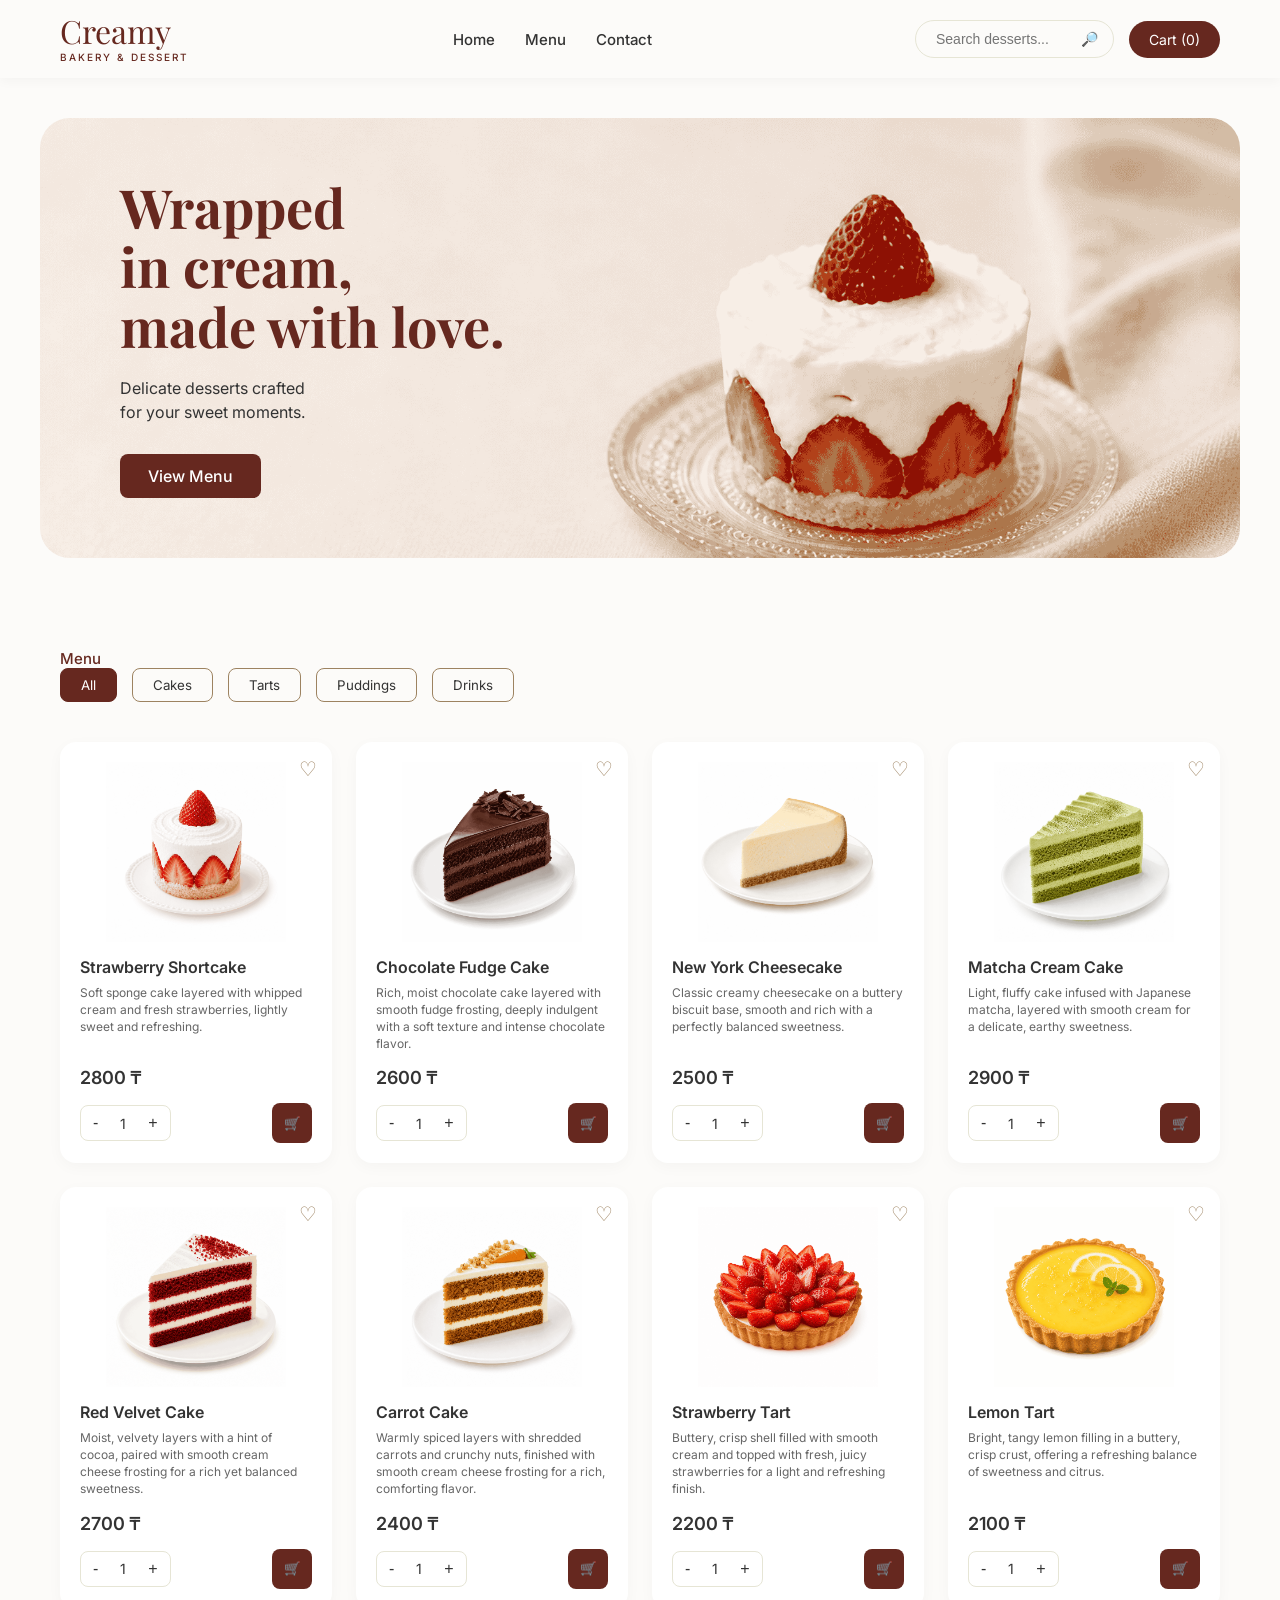
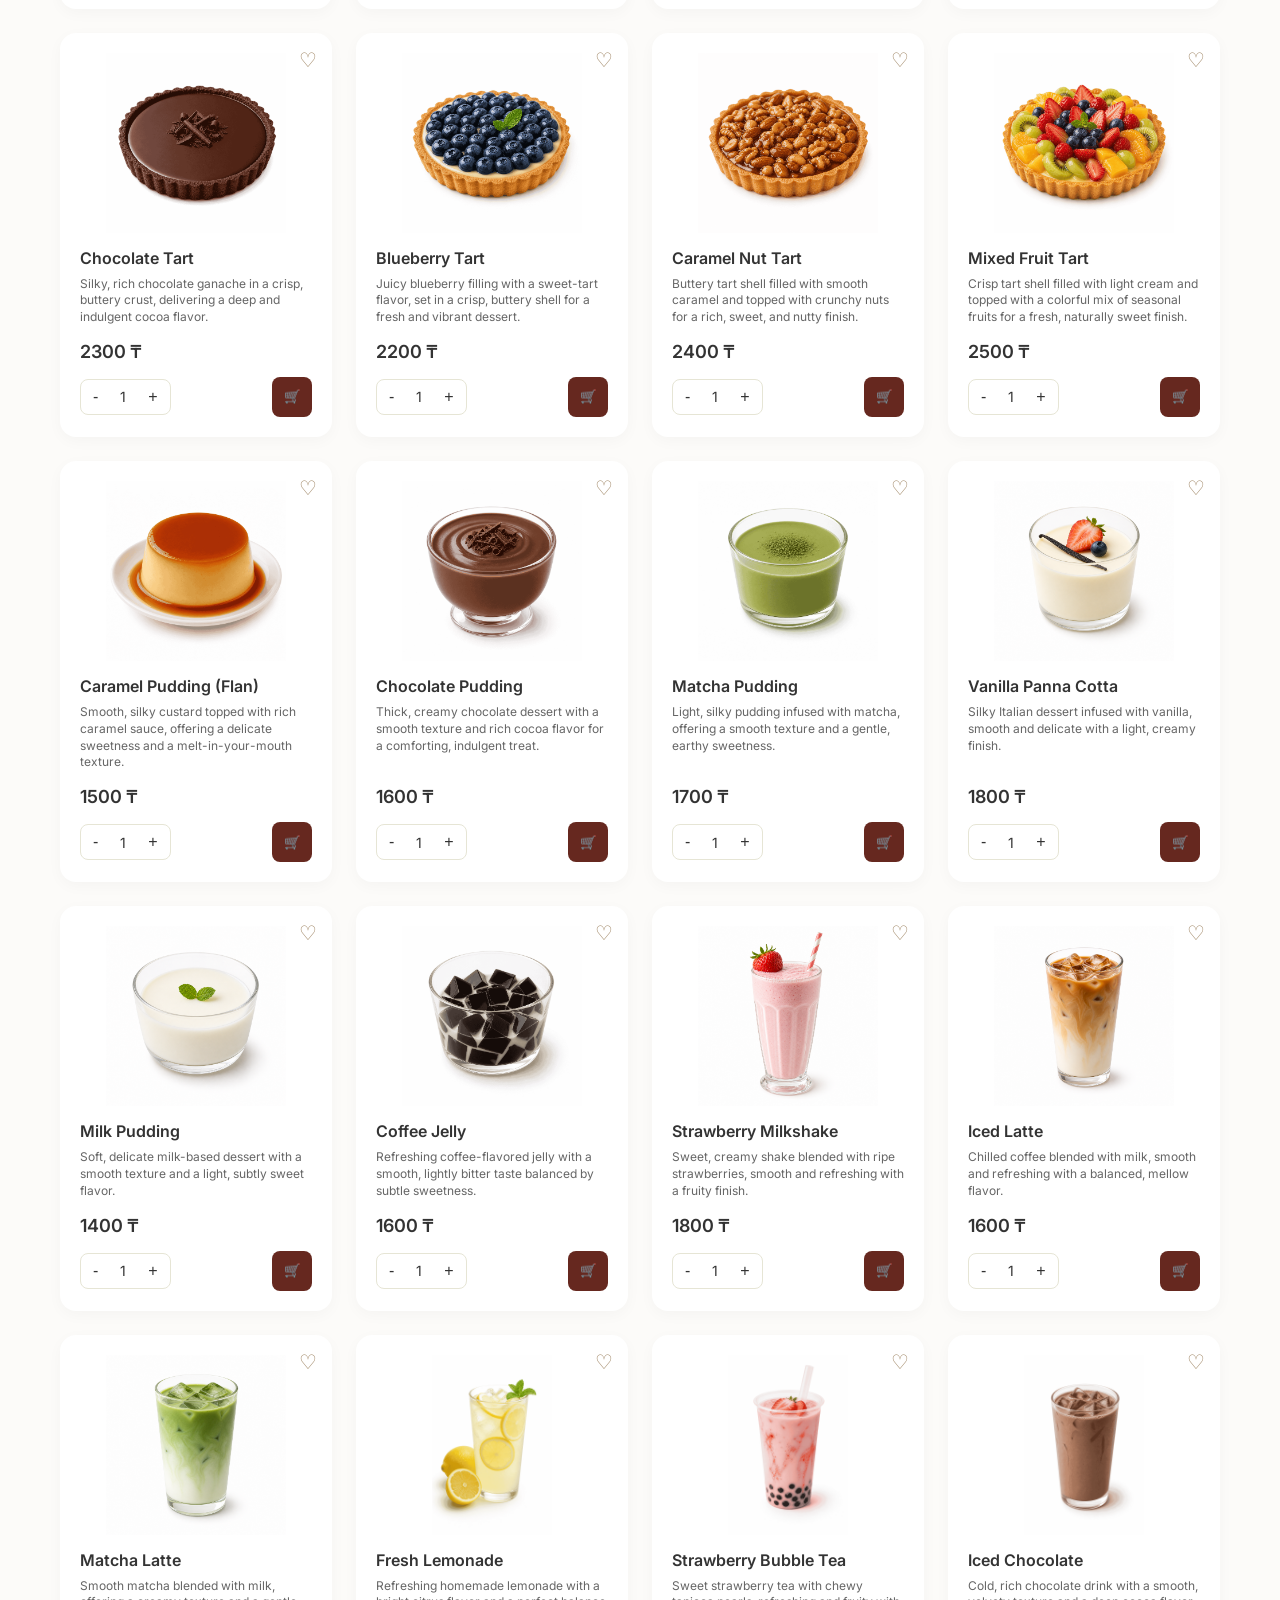
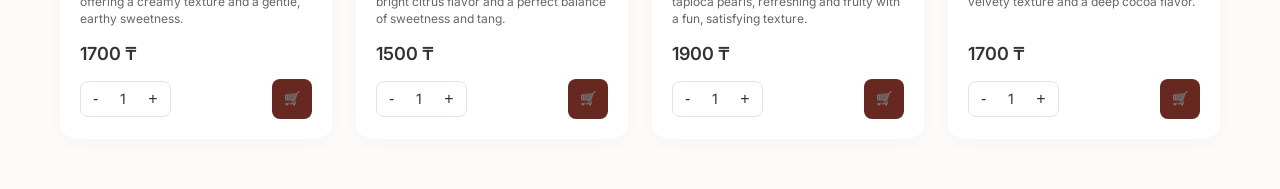
<file: index.html>
<!DOCTYPE html>
<html lang="en">
<head>
    <meta charset="UTF-8">
    <meta name="viewport" content="width=device-width, initial-scale=1.0">
    <title>Creamy | Bakery & Dessert</title>
    <link rel="stylesheet" href="style.css">
    <!-- Подключаем иконки (например, FontAwesome) или используем эмодзи для простоты -->
</head>
<body>

    <header class="main-header">
        <div class="container header-container">
            
            <!-- Логотип -->
            <a href="#" class="logo">
                <span class="logo-title">Creamy</span>
                <span class="logo-subtitle">BAKERY & DESSERT</span>
            </a>

            <!-- Навигация -->
            <nav class="main-nav">
                <ul class="nav-list">
    <li><a href="#home" class="nav-link">Home</a></li>
    <li><a href="#menu" class="nav-link">Menu</a></li>
    <li><a href="#" class="nav-link" id="contact-link">Contact</a></li>
</ul>
            </nav>

            <!-- Пользовательский блок (Поиск и Корзина) -->
            <div class="user-actions">
                <div class="search-box">
                    <input type="text" placeholder="Search desserts..." class="search-input">
                    <button class="search-btn">🔎</button>
                </div>
                
                <!-- Было <button class="cart-btn"> -->
<a href="cart.html" class="cart-btn" style="text-decoration: none; display: flex; align-items: center;">
    🛒 Cart (0)
</a>

                <!-- Кнопка-гамбургер для мобильной версии -->
                <button class="mobile-menu-btn">☰</button>
            </div>

        </div>
    </header>









    <!-- Основной контент страницы -->
    <main>
        
        <!-- Главный баннер (Hero Section) -->
<!-- Главный баннер (Hero Section) -->
<section id="home" class="hero">
    <!-- Внутри все остается как было -->
    <!-- Добавляем специальный класс для нового фона -->
    <div class="container hero-container bg-fabric">
        <div class="hero-content">
            <h1 class="hero-title">Wrapped<br>in cream,<br>made with love.</h1>
            <p class="hero-subtitle">Delicate desserts crafted<br>for your sweet moments.</p>
            <a href="#menu" class="btn-primary">View Menu</a>
        </div>
    </div>
</section>

        <!-- Секция меню (Каталог) -->
        <section id="menu" class="menu-section container">
            <a href="#menu" class="nav-link active">Menu</a>

          <!-- Фильтры категорий -->
<div class="category-filters">
    <button class="filter-btn active" data-filter="all">All</button>
    <button class="filter-btn" data-filter="cakes">Cakes</button>
    <button class="filter-btn" data-filter="tarts">Tarts</button>
    <button class="filter-btn" data-filter="puddings">Puddings</button>
    <button class="filter-btn" data-filter="drinks">Drinks</button>
</div>

        <div class="product-grid">

    <!-- ================= CAKES ================= -->
    <div class="product-card" data-category="cakes">
        <button class="heart-btn">♡</button>
        <img src="strawberry-shortcake.png" alt="Strawberry Shortcake" class="product-img">
        <div class="product-info">
            <h3 class="product-title">Strawberry Shortcake</h3>
            <p class="product-desc">Soft sponge cake layered with whipped cream and fresh strawberries, lightly sweet and refreshing.</p>
            <div class="product-price">2800 ₸</div>
            <div class="card-actions">
                <div class="quantity-control">
                    <button class="qty-btn minus">-</button>
                    <span class="qty">1</span>
                    <button class="qty-btn plus">+</button>
                </div>
                <button class="add-to-cart-btn" data-name="Strawberry Shortcake" data-price="2800">🛒</button>
            </div>
        </div>
    </div>

    <div class="product-card" data-category="cakes">
        <button class="heart-btn">♡</button>
        <img src= "chocolate-fudge-cake.png" alt="Chocolate Fudge Cake" class="product-img">
        <div class="product-info">
            <h3 class="product-title">Chocolate Fudge Cake</h3>
            <p class="product-desc">Rich, moist chocolate cake layered with smooth fudge frosting, deeply indulgent with a soft texture and intense chocolate flavor.</p>
            <div class="product-price">2600 ₸</div>
            <div class="card-actions">
                <div class="quantity-control">
                    <button class="qty-btn minus">-</button>
                    <span class="qty">1</span>
                    <button class="qty-btn plus">+</button>
                </div>
                <button class="add-to-cart-btn" data-name="Chocolate Fudge Cake" data-price="2600">🛒</button>
            </div>
        </div>
    </div>

    <div class="product-card" data-category="cakes">
        <button class="heart-btn">♡</button>
        <img src="ny-cheesecake.png" alt="New York Cheesecake" class="product-img">
        <div class="product-info">
            <h3 class="product-title">New York Cheesecake</h3>
            <p class="product-desc">Classic creamy cheesecake on a buttery biscuit base, smooth and rich with a perfectly balanced sweetness.</p>
            <div class="product-price">2500 ₸</div>
            <div class="card-actions">
                <div class="quantity-control">
                    <button class="qty-btn minus">-</button>
                    <span class="qty">1</span>
                    <button class="qty-btn plus">+</button>
                </div>
                <button class="add-to-cart-btn" data-name="New York Cheesecake" data-price="2500">🛒</button>
            </div>
        </div>
    </div>

    <div class="product-card" data-category="cakes">
        <button class="heart-btn">♡</button>
        <img src="matcha-cream-cake.png" alt="Matcha Cream Cake" class="product-img">
        <div class="product-info">
            <h3 class="product-title">Matcha Cream Cake</h3>
            <p class="product-desc">Light, fluffy cake infused with Japanese matcha, layered with smooth cream for a delicate, earthy sweetness.</p>
            <div class="product-price">2900 ₸</div>
            <div class="card-actions">
                <div class="quantity-control">
                    <button class="qty-btn minus">-</button>
                    <span class="qty">1</span>
                    <button class="qty-btn plus">+</button>
                </div>
                <button class="add-to-cart-btn" data-name="Matcha Cream Cake" data-price="2900">🛒</button>
            </div>
        </div>
    </div>

    <div class="product-card" data-category="cakes">
        <button class="heart-btn">♡</button>
        <img src="red-velvet-cake.png" alt="Red Velvet Cake" class="product-img">
        <div class="product-info">
            <h3 class="product-title">Red Velvet Cake</h3>
            <p class="product-desc">Moist, velvety layers with a hint of cocoa, paired with smooth cream cheese frosting for a rich yet balanced sweetness.</p>
            <div class="product-price">2700 ₸</div>
            <div class="card-actions">
                <div class="quantity-control">
                    <button class="qty-btn minus">-</button>
                    <span class="qty">1</span>
                    <button class="qty-btn plus">+</button>
                </div>
                <button class="add-to-cart-btn" data-name="Red Velvet Cake" data-price="2700">🛒</button>
            </div>
        </div>
    </div>

    <div class="product-card" data-category="cakes">
        <button class="heart-btn">♡</button>
        <img src="carrot-cake.png" alt="Carrot Cake" class="product-img">
        <div class="product-info">
            <h3 class="product-title">Carrot Cake</h3>
            <p class="product-desc">Warmly spiced layers with shredded carrots and crunchy nuts, finished with smooth cream cheese frosting for a rich, comforting flavor.</p>
            <div class="product-price">2400 ₸</div>
            <div class="card-actions">
                <div class="quantity-control">
                    <button class="qty-btn minus">-</button>
                    <span class="qty">1</span>
                    <button class="qty-btn plus">+</button>
                </div>
                <button class="add-to-cart-btn" data-name="Carrot Cake" data-price="2400">🛒</button>
            </div>
        </div>
    </div>

    <!-- ================= TARTS ================= -->
    <div class="product-card" data-category="tarts">
        <button class="heart-btn">♡</button>
        <img src="strawberry-tart.png" alt="Strawberry Tart" class="product-img">
        <div class="product-info">
            <h3 class="product-title">Strawberry Tart</h3>
            <p class="product-desc">Buttery, crisp shell filled with smooth cream and topped with fresh, juicy strawberries for a light and refreshing finish.</p>
            <div class="product-price">2200 ₸</div>
            <div class="card-actions">
                <div class="quantity-control">
                    <button class="qty-btn minus">-</button>
                    <span class="qty">1</span>
                    <button class="qty-btn plus">+</button>
                </div>
                <button class="add-to-cart-btn" data-name="Strawberry Tart" data-price="2200">🛒</button>
            </div>
        </div>
    </div>

    <div class="product-card" data-category="tarts">
        <button class="heart-btn">♡</button>
        <img src="lemon-tart.png" alt="Lemon Tart" class="product-img">
        <div class="product-info">
            <h3 class="product-title">Lemon Tart</h3>
            <p class="product-desc">Bright, tangy lemon filling in a buttery, crisp crust, offering a refreshing balance of sweetness and citrus.</p>
            <div class="product-price">2100 ₸</div>
            <div class="card-actions">
                <div class="quantity-control">
                    <button class="qty-btn minus">-</button>
                    <span class="qty">1</span>
                    <button class="qty-btn plus">+</button>
                </div>
                <button class="add-to-cart-btn" data-name="Lemon Tart" data-price="2100">🛒</button>
            </div>
        </div>
    </div>

    <div class="product-card" data-category="tarts">
        <button class="heart-btn">♡</button>
        <img src="chocolate-tart.png" alt="Chocolate Tart" class="product-img">
        <div class="product-info">
            <h3 class="product-title">Chocolate Tart</h3>
            <p class="product-desc">Silky, rich chocolate ganache in a crisp, buttery crust, delivering a deep and indulgent cocoa flavor.</p>
            <div class="product-price">2300 ₸</div>
            <div class="card-actions">
                <div class="quantity-control">
                    <button class="qty-btn minus">-</button>
                    <span class="qty">1</span>
                    <button class="qty-btn plus">+</button>
                </div>
                <button class="add-to-cart-btn" data-name="Chocolate Tart" data-price="2300">🛒</button>
            </div>
        </div>
    </div>

    <div class="product-card" data-category="tarts">
        <button class="heart-btn">♡</button>
        <img src="blueberry-tart.png" alt="Blueberry Tart" class="product-img">
        <div class="product-info">
            <h3 class="product-title">Blueberry Tart</h3>
            <p class="product-desc">Juicy blueberry filling with a sweet-tart flavor, set in a crisp, buttery shell for a fresh and vibrant dessert.</p>
            <div class="product-price">2200 ₸</div>
            <div class="card-actions">
                <div class="quantity-control">
                    <button class="qty-btn minus">-</button>
                    <span class="qty">1</span>
                    <button class="qty-btn plus">+</button>
                </div>
                <button class="add-to-cart-btn" data-name="Blueberry Tart" data-price="2200">🛒</button>
            </div>
        </div>
    </div>

    <div class="product-card" data-category="tarts">
        <button class="heart-btn">♡</button>
        <img src="caramel-nut-tart.png" alt="Caramel Nut Tart" class="product-img">
        <div class="product-info">
            <h3 class="product-title">Caramel Nut Tart</h3>
            <p class="product-desc">Buttery tart shell filled with smooth caramel and topped with crunchy nuts for a rich, sweet, and nutty finish.</p>
            <div class="product-price">2400 ₸</div>
            <div class="card-actions">
                <div class="quantity-control">
                    <button class="qty-btn minus">-</button>
                    <span class="qty">1</span>
                    <button class="qty-btn plus">+</button>
                </div>
                <button class="add-to-cart-btn" data-name="Caramel Nut Tart" data-price="2400">🛒</button>
            </div>
        </div>
    </div>

    <div class="product-card" data-category="tarts">
        <button class="heart-btn">♡</button>
        <img src="mixed-fruit-tart.png" alt="Mixed Fruit Tart" class="product-img">
        <div class="product-info">
            <h3 class="product-title">Mixed Fruit Tart</h3>
            <p class="product-desc">Crisp tart shell filled with light cream and topped with a colorful mix of seasonal fruits for a fresh, naturally sweet finish.</p>
            <div class="product-price">2500 ₸</div>
            <div class="card-actions">
                <div class="quantity-control">
                    <button class="qty-btn minus">-</button>
                    <span class="qty">1</span>
                    <button class="qty-btn plus">+</button>
                </div>
                <button class="add-to-cart-btn" data-name="Mixed Fruit Tart" data-price="2500">🛒</button>
            </div>
        </div>
    </div>

    <!-- ================= PUDDINGS ================= -->
    <div class="product-card" data-category="puddings">
        <button class="heart-btn">♡</button>
        <img src="caramel-pudding.png" alt="Caramel Pudding (Flan)" class="product-img">
        <div class="product-info">
            <h3 class="product-title">Caramel Pudding (Flan)</h3>
            <p class="product-desc">Smooth, silky custard topped with rich caramel sauce, offering a delicate sweetness and a melt-in-your-mouth texture.</p>
            <div class="product-price">1500 ₸</div>
            <div class="card-actions">
                <div class="quantity-control">
                    <button class="qty-btn minus">-</button>
                    <span class="qty">1</span>
                    <button class="qty-btn plus">+</button>
                </div>
                <button class="add-to-cart-btn" data-name="Caramel Pudding" data-price="1500">🛒</button>
            </div>
        </div>
    </div>

    <div class="product-card" data-category="puddings">
        <button class="heart-btn">♡</button>
        <img src="chocolate-pudding.png" alt="Chocolate Pudding" class="product-img">
        <div class="product-info">
            <h3 class="product-title">Chocolate Pudding</h3>
            <p class="product-desc">Thick, creamy chocolate dessert with a smooth texture and rich cocoa flavor for a comforting, indulgent treat.</p>
            <div class="product-price">1600 ₸</div>
            <div class="card-actions">
                <div class="quantity-control">
                    <button class="qty-btn minus">-</button>
                    <span class="qty">1</span>
                    <button class="qty-btn plus">+</button>
                </div>
                <button class="add-to-cart-btn" data-name="Chocolate Pudding" data-price="1600">🛒</button>
            </div>
        </div>
    </div>

    <div class="product-card" data-category="puddings">
        <button class="heart-btn">♡</button>
        <img src="matcha-pudding.png" alt="Matcha Pudding" class="product-img">
        <div class="product-info">
            <h3 class="product-title">Matcha Pudding</h3>
            <p class="product-desc">Light, silky pudding infused with matcha, offering a smooth texture and a gentle, earthy sweetness.</p>
            <div class="product-price">1700 ₸</div>
            <div class="card-actions">
                <div class="quantity-control">
                    <button class="qty-btn minus">-</button>
                    <span class="qty">1</span>
                    <button class="qty-btn plus">+</button>
                </div>
                <button class="add-to-cart-btn" data-name="Matcha Pudding" data-price="1700">🛒</button>
            </div>
        </div>
    </div>

    <div class="product-card" data-category="puddings">
        <button class="heart-btn">♡</button>
        <img src="vanilla-panna-cotta.png" alt="Vanilla Panna Cotta" class="product-img">
        <div class="product-info">
            <h3 class="product-title">Vanilla Panna Cotta</h3>
            <p class="product-desc">Silky Italian dessert infused with vanilla, smooth and delicate with a light, creamy finish.</p>
            <div class="product-price">1800 ₸</div>
            <div class="card-actions">
                <div class="quantity-control">
                    <button class="qty-btn minus">-</button>
                    <span class="qty">1</span>
                    <button class="qty-btn plus">+</button>
                </div>
                <button class="add-to-cart-btn" data-name="Vanilla Panna Cotta" data-price="1800">🛒</button>
            </div>
        </div>
    </div>

    <div class="product-card" data-category="puddings">
        <button class="heart-btn">♡</button>
        <img src="milk-pudding.png" alt="Milk Pudding" class="product-img">
        <div class="product-info">
            <h3 class="product-title">Milk Pudding</h3>
            <p class="product-desc">Soft, delicate milk-based dessert with a smooth texture and a light, subtly sweet flavor.</p>
            <div class="product-price">1400 ₸</div>
            <div class="card-actions">
                <div class="quantity-control">
                    <button class="qty-btn minus">-</button>
                    <span class="qty">1</span>
                    <button class="qty-btn plus">+</button>
                </div>
                <button class="add-to-cart-btn" data-name="Milk Pudding" data-price="1400">🛒</button>
            </div>
        </div>
    </div>

    <div class="product-card" data-category="puddings">
        <button class="heart-btn">♡</button>
        <img src="coffee-jelly.png" alt="Coffee Jelly" class="product-img">
        <div class="product-info">
            <h3 class="product-title">Coffee Jelly</h3>
            <p class="product-desc">Refreshing coffee-flavored jelly with a smooth, lightly bitter taste balanced by subtle sweetness.</p>
            <div class="product-price">1600 ₸</div>
            <div class="card-actions">
                <div class="quantity-control">
                    <button class="qty-btn minus">-</button>
                    <span class="qty">1</span>
                    <button class="qty-btn plus">+</button>
                </div>
                <button class="add-to-cart-btn" data-name="Coffee Jelly" data-price="1600">🛒</button>
            </div>
        </div>
    </div>

    <!-- ================= DRINKS ================= -->
    <div class="product-card" data-category="drinks">
        <button class="heart-btn">♡</button>
        <img src="strawberry-milkshake.png" alt="Strawberry Milkshake" class="product-img">
        <div class="product-info">
            <h3 class="product-title">Strawberry Milkshake</h3>
            <p class="product-desc">Sweet, creamy shake blended with ripe strawberries, smooth and refreshing with a fruity finish.</p>
            <div class="product-price">1800 ₸</div>
            <div class="card-actions">
                <div class="quantity-control">
                    <button class="qty-btn minus">-</button>
                    <span class="qty">1</span>
                    <button class="qty-btn plus">+</button>
                </div>
                <button class="add-to-cart-btn" data-name="Strawberry Milkshake" data-price="1800">🛒</button>
            </div>
        </div>
    </div>

    <div class="product-card" data-category="drinks">
        <button class="heart-btn">♡</button>
        <img src="iced-latte.png" alt="Iced Latte" class="product-img">
        <div class="product-info">
            <h3 class="product-title">Iced Latte</h3>
            <p class="product-desc">Chilled coffee blended with milk, smooth and refreshing with a balanced, mellow flavor.</p>
            <div class="product-price">1600 ₸</div>
            <div class="card-actions">
                <div class="quantity-control">
                    <button class="qty-btn minus">-</button>
                    <span class="qty">1</span>
                    <button class="qty-btn plus">+</button>
                </div>
                <button class="add-to-cart-btn" data-name="Iced Latte" data-price="1600">🛒</button>
            </div>
        </div>
    </div>

    <div class="product-card" data-category="drinks">
        <button class="heart-btn">♡</button>
        <img src="matcha-latte.png" alt="Matcha Latte" class="product-img">
        <div class="product-info">
            <h3 class="product-title">Matcha Latte</h3>
            <p class="product-desc">Smooth matcha blended with milk, offering a creamy texture and a gentle, earthy sweetness.</p>
            <div class="product-price">1700 ₸</div>
            <div class="card-actions">
                <div class="quantity-control">
                    <button class="qty-btn minus">-</button>
                    <span class="qty">1</span>
                    <button class="qty-btn plus">+</button>
                </div>
                <button class="add-to-cart-btn" data-name="Matcha Latte" data-price="1700">🛒</button>
            </div>
        </div>
    </div>

    <div class="product-card" data-category="drinks">
        <button class="heart-btn">♡</button>
        <img src="fresh-lemonade.png" alt="Fresh Lemonade" class="product-img">
        <div class="product-info">
            <h3 class="product-title">Fresh Lemonade</h3>
            <p class="product-desc">Refreshing homemade lemonade with a bright citrus flavor and a perfect balance of sweetness and tang.</p>
            <div class="product-price">1500 ₸</div>
            <div class="card-actions">
                <div class="quantity-control">
                    <button class="qty-btn minus">-</button>
                    <span class="qty">1</span>
                    <button class="qty-btn plus">+</button>
                </div>
                <button class="add-to-cart-btn" data-name="Fresh Lemonade" data-price="1500">🛒</button>
            </div>
        </div>
    </div>

    <div class="product-card" data-category="drinks">
        <button class="heart-btn">♡</button>
        <img src="strawberry-bubble-tea.png" alt="Strawberry Bubble Tea" class="product-img">
        <div class="product-info">
            <h3 class="product-title">Strawberry Bubble Tea</h3>
            <p class="product-desc">Sweet strawberry tea with chewy tapioca pearls, refreshing and fruity with a fun, satisfying texture.</p>
            <div class="product-price">1900 ₸</div>
            <div class="card-actions">
                <div class="quantity-control">
                    <button class="qty-btn minus">-</button>
                    <span class="qty">1</span>
                    <button class="qty-btn plus">+</button>
                </div>
                <button class="add-to-cart-btn" data-name="Strawberry Bubble Tea" data-price="1900">🛒</button>
            </div>
        </div>
    </div>

    <div class="product-card" data-category="drinks">
        <button class="heart-btn">♡</button>
        <img src="iced-chocolate.png" alt="Iced Chocolate" class="product-img">
        <div class="product-info">
            <h3 class="product-title">Iced Chocolate</h3>
            <p class="product-desc">Cold, rich chocolate drink with a smooth, velvety texture and a deep cocoa flavor.</p>
            <div class="product-price">1700 ₸</div>
            <div class="card-actions">
                <div class="quantity-control">
                    <button class="qty-btn minus">-</button>
                    <span class="qty">1</span>
                    <button class="qty-btn plus">+</button>
                </div>
                <button class="add-to-cart-btn" data-name="Iced Chocolate" data-price="1700">🛒</button>
            </div>
        </div>
    </div>

</div>

            </div>
        </section>

    
    </main>




<!-- Модальное окно контактов -->
<div id="contact-modal" class="modal">
    <div class="modal-content">
        <span class="close-btn">&times;</span>
        <h2>Contact Us</h2>
        <p>Call us to order your favorite desserts!</p>
        <!-- Номер и адрес (добавили Астану для атмосферы) -->
        <p class="phone-number"> +7 702 777 2772</p> 
        <p>Astana, Kazakhstan</p>
    </div>
</div>
    <!-- Подключаем наш отдельный файл с логикой -->
    <script src="script.js"></script>

</body>
</html>
</body>
</html>
</file>
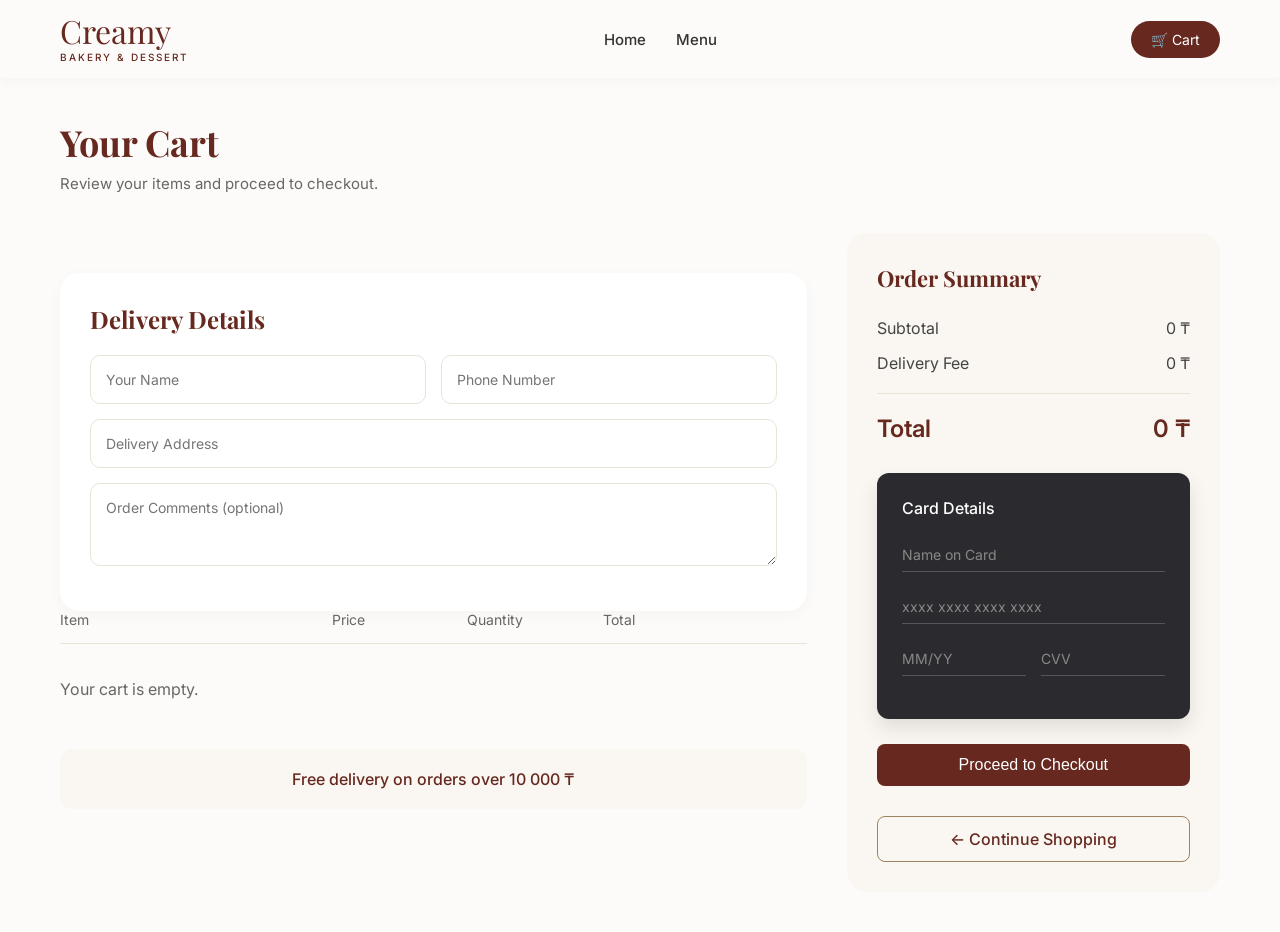
<file: cart.html>
<!DOCTYPE html>
<html lang="en">
<head>
    <meta charset="UTF-8">
    <meta name="viewport" content="width=device-width, initial-scale=1.0">
    <title>Cart | Creamy Bakery</title>
    <link rel="stylesheet" href="style.css">
</head>
<body>

    <!-- Шапка (почти такая же, но ссылки ведут на index.html) -->
    <header class="main-header">
        <div class="container header-container">
            <a href="index.html" class="logo">
                <span class="logo-title">Creamy</span>
                <span class="logo-subtitle">BAKERY & DESSERT</span>
            </a>
            <nav class="main-nav">
                <ul class="nav-list">
                    <li><a href="index.html#home" class="nav-link">Home</a></li>
                    <li><a href="index.html#menu" class="nav-link">Menu</a></li>
                </ul>
            </nav>
            <div class="user-actions">
                <a href="cart.html" class="cart-btn" style="text-decoration: none; display: flex; align-items: center;">🛒 Cart</a>
            </div>
        </div>
    </header>

    <main>
        <section class="cart-section container">
            <div class="cart-header">
                <h2 class="cart-title">Your Cart </h2>
                <p class="cart-subtitle">Review your items and proceed to checkout.</p>
            </div>

            <div class="cart-layout">
                <!-- Левая колонка -->
                <div class="cart-items-column">
                    <!-- Форма оформления заказа -->
                    <div class="checkout-form">
                        <h3>Delivery Details</h3>
                        <div class="form-group">
                            <input type="text" id="userName" placeholder="Your Name" required>
                            <input type="tel" id="userPhone" placeholder="Phone Number" required>
                        </div>
                        <div class="form-group">
                            <input type="text" id="userAddress" placeholder="Delivery Address" required>
                        </div>
                        <div class="form-group">
                            <textarea id="userComments" placeholder="Order Comments (optional)" rows="3"></textarea>
                        </div>
                    </div>
                    <div class="cart-table-header">
                        <span>Item</span>
                        <span>Price</span>
                        <span>Quantity</span>
                        <span>Total</span>
                        <span></span>
                    </div>
                    
                    <div id="cart-items-container">
                        <!-- Товары сгенерирует JS -->
                    </div>

                    <div class="delivery-banner">
                        Free delivery on orders over 10 000 ₸ 
                    </div>
                </div>

                <!-- Правая колонка -->
                <div class="order-summary">
                    <h3>Order Summary</h3>
                    <div class="summary-row">
                        <span>Subtotal</span>
                        <span id="summary-subtotal">0 ₸</span>
                    </div>
                    <div class="summary-row">
                        <span>Delivery Fee</span>
                        <span id="summary-delivery">0 ₸</span>
                    </div>
                    <hr>
                    <div class="summary-row total-row">
                        <span>Total</span>
                        <span id="summary-total">0 ₸</span>
                    </div>

                    <!-- НОВЫЙ БЛОК: Данные карты -->
                    <div class="payment-details dark-card">
                        <h4>Card Details</h4>
                        <div class="input-row">
                            <input type="text" id="cardName" placeholder="Name on Card" required>
                        </div>
                        <div class="input-row">
                            <input type="text" id="cardNumber" placeholder="xxxx xxxx xxxx xxxx" maxlength="19" required>
                        </div>
                        <div class="input-row split">
                            <input type="text" id="cardExp" placeholder="MM/YY" maxlength="5" required>
                            <input type="password" id="cardCVV" placeholder="CVV" maxlength="3" required>
                        </div>
                    </div>
                    <!-- Конец нового блока -->

                    <button class="btn-primary checkout-btn">Proceed to Checkout</button>
                    <a href="index.html#menu" class="btn-outline" style="display: block; text-align: center; text-decoration: none; margin-top: 15px;">&larr; Continue Shopping</a>
                </div>
        </section>
    </main>

    <!-- Подключаем отдельный скрипт специально для корзины -->
    <script src="cart.js"></script>
</body>
</html>
</file>
<file: style.css>
/* Импортируем шрифты для красивой типографики */
@import url('https://fonts.googleapis.com/css2?family=Playfair+Display:wght@600&family=Inter:wght@400;500&display=swap');

/* Цветовая палитра из твоего референса */
:root {
    --berry-brown: #66281f;
    --rosewood-red: #994d47;
    --almond-cream: #9d8361;
    --sweet-beige: #e6e5d5;
    --bg-light: #fcfbf9; /* Очень светлый бежевый для фона страницы */
    --text-dark: #333333;
    --gray-light: #f4f0ec;
}

* {
    margin: 0;
    padding: 0;
    box-sizing: border-box;
}

body {
    font-family: 'Inter', sans-serif;
    background-color: var(--bg-light);
    color: var(--text-dark);
}

.container {
    max-width: 1200px;
    margin: 0 auto;
    padding: 0 20px;
}

/* --- Header Styles --- */
/* --- Header Styles --- */
.main-header {
    background-color: var(--bg-light); /* Сделали фон непрозрачным (в цвет страницы) */
    padding: 15px 0; /* Чуть уменьшили отступы, чтобы шапка не занимала слишком много места при скролле */
    
    /* Магия закрепления шапки: */
    position: sticky; 
    top: 0; /* Приклеиваем к самому верху (0 пикселей сверху) */
    z-index: 100; /* Задаем высокий "слой", чтобы шапка всегда была поверх баннеров и карточек */
    
    /* Добавим легкую тень снизу для красоты, чтобы шапка визуально отделялась от контента при скролле */
    box-shadow: 0 4px 10px rgba(0, 0, 0, 0.03); 
}

.header-container {
    display: flex;
    justify-content: space-between;
    align-items: center;
}

/* Logo */
.logo {
    text-decoration: none;
    display: flex;
    flex-direction: column;
    color: var(--berry-brown);
}

.logo-title {
    font-family: 'Playfair Display', serif;
    font-size: 32px;
    line-height: 1;
}

.logo-subtitle {
    font-size: 10px;
    letter-spacing: 2px;
    font-weight: 500;
    margin-top: 4px;
}

/* Navigation */
.main-nav {
    display: flex;
}

.nav-list {
    display: flex;
    list-style: none;
    gap: 30px;
}

.nav-link {
    text-decoration: none;
    color: var(--text-dark);
    font-weight: 500;
    font-size: 15px;
    position: relative;
    padding-bottom: 5px;
    transition: color 0.3s;
}

.nav-link:hover, .nav-link.active {
    color: var(--berry-brown);
}


/* User Actions (Search & Cart) */
.user-actions {
    display: flex;
    align-items: center;
    gap: 15px;
}

/* Search Box */
.search-box {
    display: flex;
    align-items: center;
    background-color: transparent;
    border: 1px solid var(--sweet-beige);
    border-radius: 20px;
    padding: 5px 15px;
}

.search-input {
    border: none;
    background: transparent;
    outline: none;
    padding: 5px;
    width: 150px;
    font-size: 14px;
    color: var(--text-dark);
}

.search-btn {
    background: none;
    border: none;
    cursor: pointer;
    font-size: 14px;
    color: var(--text-dark);
}

/* Cart Button */
.cart-btn {
    background-color: var(--berry-brown);
    color: white;
    border: none;
    padding: 10px 20px;
    border-radius: 20px;
    font-size: 14px;
    cursor: pointer;
    font-family: 'Inter', sans-serif;
    transition: background-color 0.3s;
}

.cart-btn:hover {
    background-color: var(--rosewood-red);
}

/* Mobile menu button (hidden on desktop) */
.mobile-menu-btn {
    display: none;
    background: none;
    border: none;
    font-size: 24px;
    cursor: pointer;
    color: var(--berry-brown);
}

/* --- Адаптивность (Tablet & Mobile) --- */
@media (max-width: 900px) {
    .main-nav {
        display: none; /* Скрываем меню на мобильных, позже можно добавить JS для открытия */
    }
    
    .search-box {
        display: none; /* Прячем поиск для экономии места на телефоне */
    }

    .mobile-menu-btn {
        display: block;
    }
}










/* --- Hero Section --- */
.hero {
    padding: 40px 0;
}

.hero-container {
    /* Оставляем старые настройки размеров и скруглений */
    border-radius: 30px;
    display: flex;
    align-items: center;
    justify-content: flex-start; /* Меняем на flex-start, так как картинки справа больше нет */
    padding: 60px 80px;
    min-height: 400px; /* Задаем минимальную высоту, чтобы блок не сплющило */
}

/* Добавляем стили для фона с тканью */
.hero-container.bg-fabric {
    /* Укажи здесь название твоего файла с оригинальной большой картинкой */
    background-image: url(original-cake-with-fabric.jpg.png);
    background-size: cover; /* Картинка растянется, заполняя весь блок */
    background-position: center right; /* Фокусируем картинку на правой части, где торт */
    background-repeat: no-repeat;
    
    /* Если текст будет плохо читаться, можно добавить легкий градиент-затемнение слева */
    /* Раскомментируй строку ниже, если понадобится: */
    /* background-image: linear-gradient(to right, rgba(244, 240, 236, 0.9) 0%, rgba(244, 240, 236, 0) 50%), url('original-cake-with-fabric.jpg'); */
}

/* Этот блок можно вообще удалить из CSS, так как мы убрали его из HTML */
/*
.hero-image { ... }
.hero-image img { ... }
*/

.hero-content {
    max-width: 400px;
}

.hero-title {
    font-family: 'Playfair Display', serif;
    font-size: 54px;
    color: var(--berry-brown);
    line-height: 1.1;
    margin-bottom: 20px;
}

.hero-subtitle {
    font-size: 16px;
    color: var(--text-dark);
    margin-bottom: 30px;
    line-height: 1.5;
}

.btn-primary {
    display: inline-block;
    background-color: var(--berry-brown);
    color: white;
    text-decoration: none;
    padding: 12px 28px;
    border-radius: 8px;
    font-weight: 500;
    transition: background-color 0.3s;
}

.btn-primary:hover {
    background-color: var(--rosewood-red);
}

.hero-image img {
    max-width: 100%;
    height: auto;
    border-radius: 20px; /* Если у картинки есть фон, скруглим углы */
}

/* --- Menu Section --- */
.menu-section {
    padding: 50px 20px;
}
html {
    scroll-behavior: smooth; /* Плавная прокрутка для всех якорных ссылок */
}
/* Категории (Фильтры) */
.category-filters {
    display: flex;
    gap: 15px;
    margin-bottom: 40px;
    flex-wrap: wrap;
}

.filter-btn {
    background-color: transparent;
    border: 1px solid var(--almond-cream);
    color: var(--text-dark);
    padding: 8px 20px;
    border-radius: 8px;
    cursor: pointer;
    font-family: 'Inter', sans-serif;
    transition: all 0.3s;
}

.filter-btn.active, .filter-btn:hover {
    background-color: var(--berry-brown);
    color: white;
    border-color: var(--berry-brown);
}

/* Сетка товаров */
.product-grid {
    display: grid;
    grid-template-columns: repeat(4, 1fr); /* 4 колонки */
    gap: 24px;
}

/* Карточка товара */
.product-card {
    background-color: white;
    border-radius: 16px;
    padding: 20px;
    position: relative;
    display: flex;
    flex-direction: column;
    box-shadow: 0 4px 15px rgba(0,0,0,0.03); /* Легкая тень */
}

.heart-btn {
    position: absolute;
    top: 15px;
    right: 15px;
    background: none;
    border: none;
    font-size: 20px;
    color: var(--almond-cream);
    cursor: pointer;
}

.product-img {
    width: 100%;
    height: 180px;
    object-fit: contain;
    margin-bottom: 15px;
}

.product-info {
    display: flex;
    flex-direction: column;
    flex-grow: 1; /* Чтобы кнопки всегда были внизу */
}

.product-title {
    font-size: 16px;
    font-weight: 600;
    margin-bottom: 8px;
}

.product-desc {
    font-size: 12px;
    color: #666;
    margin-bottom: 15px;
    line-height: 1.4;
    flex-grow: 1;
}

.product-price {
    font-weight: 600;
    font-size: 18px;
    margin-bottom: 15px;
}

/* Управление количеством и корзина */
.card-actions {
    display: flex;
    justify-content: space-between;
    align-items: center;
}

.quantity-control {
    display: flex;
    align-items: center;
    border: 1px solid var(--sweet-beige);
    border-radius: 8px;
    overflow: hidden;
}

.qty-btn {
    background: transparent;
    border: none;
    padding: 8px 12px;
    cursor: pointer;
    font-size: 16px;
    color: var(--text-dark);
}

.qty-btn:hover {
    background-color: var(--sweet-beige);
}

.qty {
    padding: 0 10px;
    font-size: 14px;
}

.add-to-cart-btn {
    background-color: var(--berry-brown);
    color: white;
    border: none;
    width: 40px;
    height: 40px;
    border-radius: 8px;
    cursor: pointer;
    display: flex;
    align-items: center;
    justify-content: center;
    transition: background-color 0.3s;
}

.add-to-cart-btn:hover {
    background-color: var(--rosewood-red);
}

/* --- Адаптивность --- */
@media (max-width: 1024px) {
    .product-grid {
        grid-template-columns: repeat(3, 1fr); /* 3 колонки на небольших экранах */
    }
}

@media (max-width: 768px) {
    .hero-container {
        flex-direction: column;
        text-align: center;
        padding: 40px 20px;
    }
    .hero-title {
        font-size: 40px;
    }
    .hero-image {
        margin-top: 30px;
    }
    .product-grid {
        grid-template-columns: repeat(2, 1fr); /* 2 колонки на планшетах */
    }
}

@media (max-width: 480px) {
    .product-grid {
        grid-template-columns: 1fr; /* 1 колонка на телефонах */
    }
}





/* ================= Всплывающее окно "Contact" ================= */
.modal {
    display: none; /* Прячем окно по умолчанию */
    position: fixed;
    z-index: 1000; /* Чтобы окно было поверх всего сайта */
    left: 0;
    top: 0;
    width: 100%;
    height: 100%;
    background-color: rgba(0, 0, 0, 0.4); /* Полупрозрачный темный фон */
    align-items: center;
    justify-content: center;
}

.modal.show {
    display: flex; /* Этот класс мы будем добавлять через JS, чтобы показать окно */
}

.modal-content {
    background-color: var(--bg-light);
    padding: 40px;
    border-radius: 20px;
    text-align: center;
    position: relative;
    max-width: 400px;
    width: 90%;
    box-shadow: 0 10px 30px rgba(0,0,0,0.1);
}

.close-btn {
    position: absolute;
    top: 15px;
    right: 20px;
    font-size: 28px;
    cursor: pointer;
    color: var(--berry-brown);
    transition: color 0.3s;
}

.close-btn:hover {
    color: var(--rosewood-red);
}

.modal-content h2 {
    color: var(--berry-brown);
    margin-bottom: 10px;
    font-family: 'Playfair Display', serif;
    font-size: 32px;
}

.phone-number {
    font-size: 24px;
    font-weight: 600;
    color: var(--berry-brown);
    margin: 20px 0;
}





/* ================= Корзина ================= */
.cart-section {
    padding: 40px 20px;
    min-height: 60vh;
}

.cart-header {
    margin-bottom: 40px;
}

.cart-title {
    font-family: 'Playfair Display', serif;
    font-size: 36px;
    color: var(--berry-brown);
    margin-bottom: 8px;
}

.cart-subtitle {
    color: #666;
    font-size: 15px;
}

.cart-layout {
    display: grid;
    grid-template-columns: 2fr 1fr;
    gap: 40px;
}

.cart-table-header {
    display: grid;
    grid-template-columns: 2fr 1fr 1fr 1fr 0.5fr;
    padding-bottom: 15px;
    border-bottom: 1px solid var(--sweet-beige);
    color: #666;
    font-size: 14px;
    margin-bottom: 15px;
}

.cart-item-row {
    display: grid;
    grid-template-columns: 2fr 1fr 1fr 1fr 0.5fr;
    align-items: center;
    padding: 20px 0;
    border-bottom: 1px solid var(--gray-light);
}

.cart-item-info {
    display: flex;
    align-items: center;
    gap: 15px;
}

.cart-item-title {
    font-weight: 500;
    font-size: 15px;
}

.cart-item-price, .cart-item-total {
    font-weight: 600;
}

.delete-btn {
    background: none;
    border: none;
    cursor: pointer;
    font-size: 18px;
    color: var(--almond-cream);
    transition: color 0.3s;
}

.delete-btn:hover {
    color: var(--rosewood-red);
}

.delivery-banner {
    background-color: #faf7f2;
    padding: 20px;
    border-radius: 12px;
    text-align: center;
    margin-top: 30px;
    font-weight: 500;
    color: var(--berry-brown);
}

.order-summary {
    background-color: #faf7f2;
    padding: 30px;
    border-radius: 20px;
    height: fit-content;
}

.order-summary h3 {
    font-family: 'Playfair Display', serif;
    font-size: 22px;
    color: var(--berry-brown);
    margin-bottom: 25px;
}

.summary-row {
    display: flex;
    justify-content: space-between;
    margin-bottom: 15px;
    color: #444;
}

.order-summary hr {
    border: none;
    border-top: 1px solid var(--sweet-beige);
    margin: 20px 0;
}

.total-row {
    font-size: 24px;
    font-weight: 600;
    color: var(--berry-brown);
    margin-bottom: 30px;
}

.checkout-btn {
    width: 100%;
    margin-bottom: 15px;
    text-align: center;
    border: none;
    cursor: pointer;
    font-size: 16px;
}

.btn-outline {
    width: 100%;
    background-color: transparent;
    border: 1px solid var(--almond-cream);
    color: var(--berry-brown);
    padding: 12px;
    border-radius: 8px;
    font-weight: 500;
    cursor: pointer;
    transition: all 0.3s;
}

.btn-outline:hover {
    background-color: white;
}

/* --- Адаптивность (Tablet & Mobile) --- */
@media (max-width: 900px) {
    /* Меняем поведение меню: теперь это выпадающий блок */
    .main-nav {
        display: none; /* Скрыто по умолчанию */
        position: absolute;
        top: 70px; /* Появляется сразу под шапкой */
        left: 0;
        width: 100%;
        background-color: var(--bg-light);
        padding: 30px 0;
        box-shadow: 0 10px 15px rgba(0,0,0,0.05);
        z-index: 99;
    }

    /* Класс, который JS будет добавлять для показа меню */
    .main-nav.show {
        display: block;
    }

    /* Делаем ссылки списком друг под другом */
    .nav-list {
        flex-direction: column;
        align-items: center;
        gap: 25px;
    }

    .nav-link {
        font-size: 18px; /* Увеличиваем шрифт для удобного нажатия пальцем */
    }

    .search-box {
        display: none; 
    }

    .mobile-menu-btn {
        display: block;
        color: var(--berry-brown);
        transition: transform 0.3s;
    }
}

/* ================= Форма оформления заказа ================= */
.checkout-form {
    margin-top: 40px;
    background-color: white;
    padding: 30px;
    border-radius: 20px;
    box-shadow: 0 4px 15px rgba(0,0,0,0.03);
}

.checkout-form h3 {
    font-family: 'Playfair Display', serif;
    color: var(--berry-brown);
    font-size: 24px;
    margin-bottom: 20px;
}

.form-group {
    display: flex;
    gap: 15px;
    margin-bottom: 15px;
}

.form-group input, .form-group textarea {
    width: 100%;
    padding: 15px;
    border: 1px solid var(--sweet-beige);
    border-radius: 10px;
    font-family: 'Inter', sans-serif;
    font-size: 14px;
    color: var(--text-dark);
    outline: none;
    transition: border-color 0.3s;
}

/* Эффект при клике на поле ввода */
.form-group input:focus, .form-group textarea:focus {
    border-color: var(--almond-cream);
}

/* Адаптивность формы для телефонов */
@media (max-width: 600px) {
    .form-group {
        flex-direction: column; /* На маленьких экранах поля будут друг под другом */
    }
}











/* ================= Блок оплаты (Кредитная карта) ================= */
.dark-card {
    background-color: #2b2b2f; /* Темно-серый цвет, как на картинке */
    color: white;
    padding: 25px;
    border-radius: 12px;
    margin-bottom: 25px;
    box-shadow: 0 10px 20px rgba(0,0,0,0.1);
}

.dark-card h4 {
    font-family: 'Inter', sans-serif;
    font-size: 16px;
    margin-bottom: 20px;
    color: #fff;
    font-weight: 500;
}

.input-row {
    margin-bottom: 18px;
}

.input-row.split {
    display: flex;
    gap: 15px;
}

/* Стилизуем инпуты внутри темной карточки */
.dark-card input {
    width: 100%;
    background-color: transparent;
    border: none;
    border-bottom: 1px solid #555; /* Только нижняя полоска */
    color: white;
    padding: 8px 0;
    font-family: 'Inter', sans-serif;
    font-size: 14px;
    outline: none;
    transition: border-color 0.3s;
}

.dark-card input::placeholder {
    color: #888;
}

.dark-card input:focus {
    border-bottom-color: var(--sweet-beige); /* При клике подчеркивание становится бежевым */
}
</file>
